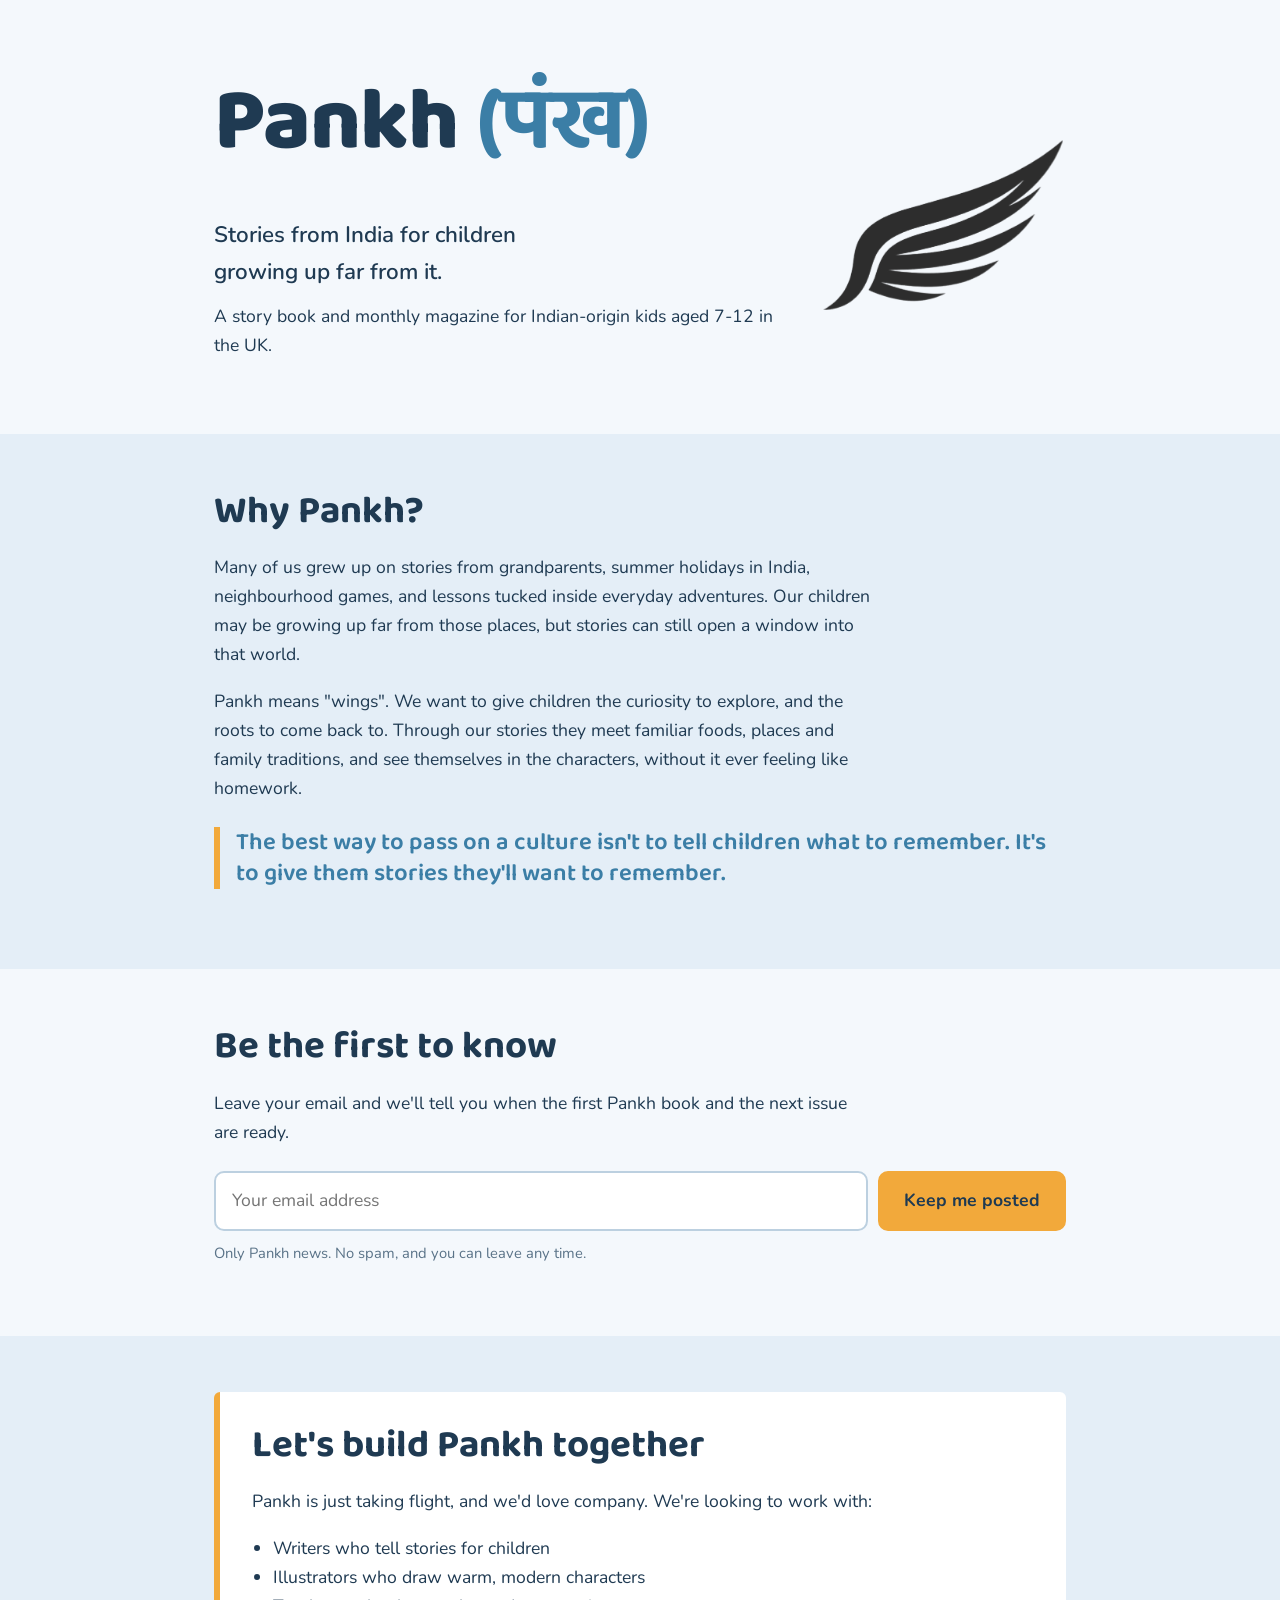
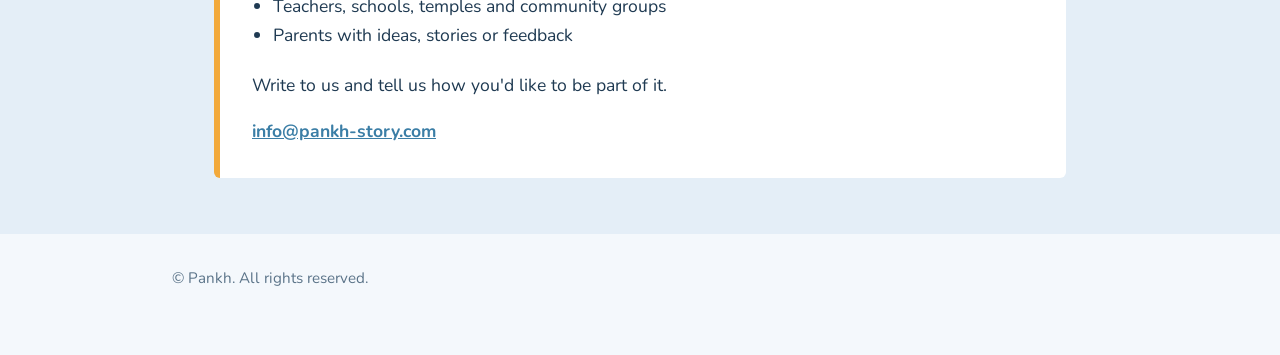
<file: index2.html>
<!DOCTYPE html>
<html lang="en">
<head>
<meta charset="utf-8">
<meta name="viewport" content="width=device-width, initial-scale=1">
<title>Pankh (पंख) – Stories from India for kids growing up far away</title>
<meta name="description" content="Pankh is a story book and monthly magazine for Indian-origin kids aged 7-12, connecting children growing up in the UK to the land of their roots.">
<link rel="preconnect" href="https://fonts.googleapis.com">
<link rel="preconnect" href="https://fonts.gstatic.com" crossorigin>
<link href="https://fonts.googleapis.com/css2?family=Baloo+2:wght@500;700;800&family=Nunito:wght@400;600;700&display=swap" rel="stylesheet">
<style>
  :root{
    --sky:#F4F8FC;
    --mist:#E4EEF7;
    --ink:#1F3A52;
    --blue:#3B7EA6;
    --marigold:#F2A93B;
    --white:#FFFFFF;
  }
  *{box-sizing:border-box}
  body{margin:0;background:var(--sky);color:var(--ink);font-family:"Nunito",system-ui,sans-serif;font-size:1.1rem;line-height:1.65}
  h1,h2{font-family:"Baloo 2","Nunito",sans-serif;line-height:1.15;margin:0 0 .5em;color:var(--ink)}
  h1{font-size:clamp(3.2rem,9vw,5.5rem);font-weight:800;letter-spacing:-.01em}
  h2{font-size:clamp(1.8rem,4vw,2.4rem);font-weight:700}
  p{margin:0 0 1em;max-width:60ch}
  a{color:var(--blue)}
  .wrap{max-width:900px;margin:0 auto;padding:0 1.5rem}
  section{padding:3.5rem 0}
  .panel{background:var(--mist)}

  .hero{padding:4.5rem 0 3.5rem}
  .hero .wrap{display:grid;grid-template-columns:1.4fr .6fr;gap:2rem;align-items:center}
  .hindi{font-weight:700;color:var(--blue)}
  .tagline{font-size:1.4rem;font-weight:600;max-width:28ch;margin-bottom:.5em}
  .feather{width:100%;max-width:240px;justify-self:center;animation:drift 1.2s ease-out both}
  @keyframes drift{from{opacity:0;transform:translateY(24px)}to{opacity:1;transform:translateY(0)}}

  .pull{font-family:"Baloo 2",sans-serif;font-size:1.5rem;font-weight:600;line-height:1.3;color:var(--blue);border-left:6px solid var(--marigold);padding-left:1rem;margin-top:1.5rem}

  form{display:flex;flex-wrap:wrap;gap:.6rem;margin:1.5rem 0 .6rem}
  input[type=email]{flex:1 1 240px;padding:.85rem 1rem;font:inherit;color:var(--ink);border:2px solid #BCD0E0;border-radius:10px;background:var(--white)}
  button{padding:.85rem 1.5rem;font:inherit;font-weight:700;color:var(--ink);cursor:pointer;background:var(--marigold);border:2px solid var(--marigold);border-radius:10px;transition:background .15s,transform .15s}
  button:hover{background:#F6BC5E;transform:translateY(-1px)}
  input:focus-visible,button:focus-visible,a:focus-visible{outline:3px solid var(--blue);outline-offset:2px}
  .small{font-size:.92rem;color:#5A7388}

  .collab{background:var(--white);border-left:6px solid var(--marigold);border-radius:6px;padding:2rem}
  .collab ul{margin:0 0 1.2em;padding-left:1.2em}
  .mail{display:inline-block;font-weight:700}

  footer{padding:2rem 0 3rem;text-align:center;color:#5A7388;font-size:.95rem}

  @media (max-width:700px){
    .hero .wrap{grid-template-columns:1fr}
    .feather{max-width:150px;order:-1;justify-self:start}
  }
  @media (prefers-reduced-motion:reduce){.feather{animation:none}}
</style>
</head>
<body>

<header class="hero">
  <div class="wrap">
    <div>
      <h1>Pankh <span class="hindi">(पंख)</span></h1>
      <p class="tagline">Stories from India for children growing up far from it.</p>
      <p>A story book and monthly magazine for Indian-origin kids aged 7-12 in the UK.</p>
    </div>
    <img class="feather" src="pankh-wing.png" alt="Pankh wing logo">
  </div>
</header>

<section class="panel" id="why">
  <div class="wrap">
    <h2>Why Pankh?</h2>
    <p>Many of us grew up on stories from grandparents, summer holidays in India, neighbourhood games, and lessons tucked inside everyday adventures. Our children may be growing up far from those places, but stories can still open a window into that world.</p>
    <p>Pankh means "wings". We want to give children the curiosity to explore, and the roots to come back to. Through our stories they meet familiar foods, places and family traditions, and see themselves in the characters, without it ever feeling like homework.</p>
    <p class="pull">The best way to pass on a culture isn't to tell children what to remember. It's to give them stories they'll want to remember.</p>
  </div>
</section>

<section id="join">
  <div class="wrap">
    <h2>Be the first to know</h2>
    <p>Leave your email and we'll tell you when the first Pankh book and the next issue are ready.</p>
    <form action="YOUR_FORM_ENDPOINT" method="POST">
      <input type="email" name="email" placeholder="Your email address" aria-label="Your email address" required>
      <button type="submit">Keep me posted</button>
    </form>
    <p class="small">Only Pankh news. No spam, and you can leave any time.</p>
  </div>
</section>

<section class="panel" id="collaborate">
  <div class="wrap">
    <div class="collab">
      <h2>Let's build Pankh together</h2>
      <p>Pankh is just taking flight, and we'd love company. We're looking to work with:</p>
      <ul>
        <li>Writers who tell stories for children</li>
        <li>Illustrators who draw warm, modern characters</li>
        <li>Teachers, schools, temples and community groups</li>
        <li>Parents with ideas, stories or feedback</li>
      </ul>
      <p>Write to us and tell us how you'd like to be part of it.</p>
      <a class="mail" href="mailto:info@pankh-story.com">info@pankh-story.com</a>
    </div>
  </div>
</section>

<footer>
  <p>&copy; Pankh. All rights reserved.</p>
</footer>

</body>
</html>
</file>
